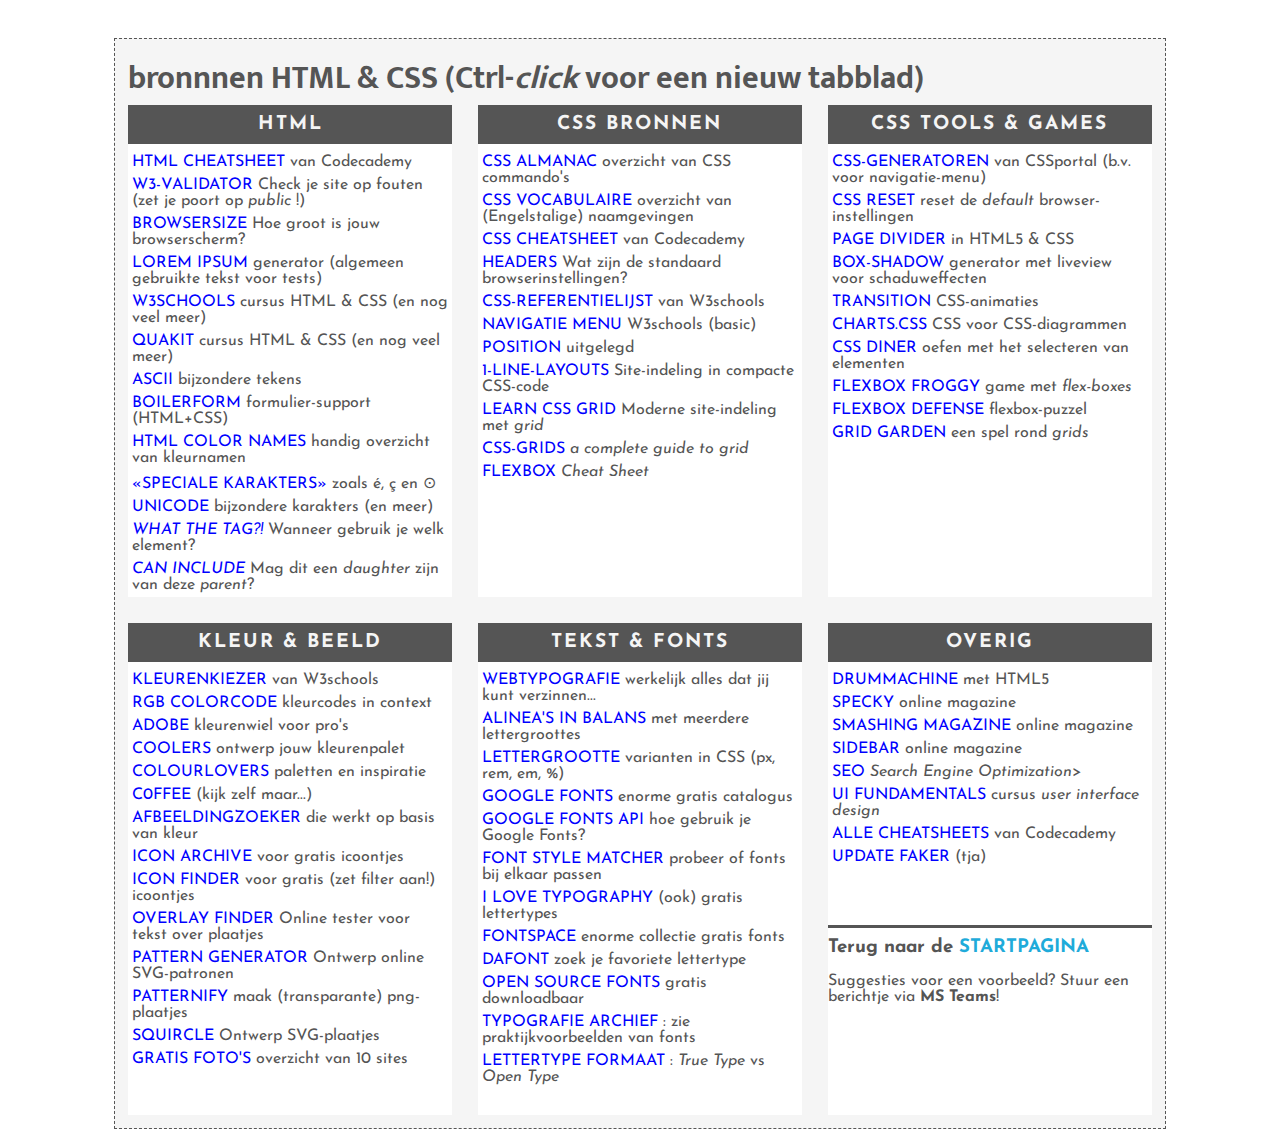
<file: bronnen/index.html>
<!DOCTYPE html>
<html lang="nl">
    <head>
        <meta charset="utf-8">
        <title>bronnen HTML & CSS</title>
        <link rel="stylesheet" href="https://fonts.googleapis.com/css?family=Mukta">
        <link rel="stylesheet" href="https://fonts.googleapis.com/css?family=Josefin+Sans">
        <link rel="stylesheet" href="bronnen.css">        
    </head>
    <body>
        <div id="container">
            <h1>bronnnen HTML & CSS (Ctrl-<em>click</em> voor een nieuw tabblad)</h1>
            <div id="grid-container">
                <div class="box a1">
                    <h2>HTML</h2>
                    <ul>
                        <li><a href="https://www.codecademy.com/learn/learn-html/modules/learn-html-elements/cheatsheet">HTML cheatsheet</a> van Codecademy</li>
                        <li><a href="https://validator.w3.org/nu/">W3-validator</a> Check je site op fouten (zet je poort op <em>public</em> !)</li>
                        <li><a href="https://www.webfx.com/tools/whats-my-browser-size/">browsersize</a> Hoe groot is jouw browserscherm?</li>
                        <li><a href="https://www.lipsum.com/">Lorem Ipsum</a> generator (algemeen gebruikte tekst voor tests)</li>
                        <li><a href="https://www.w3schools.com/html/default.asp">W3schools</a> cursus HTML & CSS (en nog veel meer)</li>
                        <li><a href="https://www.quackit.com/html/tutorial/">QuakIt</a> cursus HTML & CSS (en nog veel meer)</li>
                        <li><a href="https://ascii.cl/htmlcodes.htm">ASCII</a> bijzondere tekens</li>
                        <li><a href="https://boilerform.hankchizljaw.com/">Boilerform</a> formulier-support (HTML+CSS)</li>
                        <li><a href="https://htmlcolorcodes.com/color-names/">HTML color names</a> handig overzicht van kleurnamen</li>
                        <li><a href="https://dev.w3.org/html5/html-author/charref">&laquo;speciale karakters&raquo;</a> zoals &eacute;, &ccedil; en &odot;</li>
                        <li><a href="http://zuga.net/articles/">Unicode</a> bijzondere karakters (en meer)</li>
                        <li><a href="https://whatthetag.com/#/"><em>What the tag?!</em></a> Wanneer gebruik je welk element?</li>
                        <li><a href="https://caninclude.glitch.me/"><em>Can Include</em></a> Mag dit een <em>daughter</em> zijn van deze <em>parent</em>?</li>

                        

                        
                    </ul>
                </div>
                <div class="box b1">
                    <h2>CSS bronnen</h2>
                    <ul>
                        <li><a href="https://css-tricks.com/almanac/">CSS Almanac</a> overzicht van CSS commando's</li>
                        <li><a href="http://apps.workflower.fi/vocabs/css/en#selector">CSS vocabulaire</a> overzicht van (Engelstalige) naamgevingen</li>
                        <li><a href="https://www.codecademy.com/learn/learn-css/modules/syntax-and-selectors/cheatsheet">CSS cheatsheet</a> van Codecademy</li>
                        <li><a href="http://zuga.net/articles/html-heading-elements/"> headers</a> Wat zijn de standaard browserinstellingen?</li>
                        <li><a href="https://www.w3schools.com/cssref/default.asp"> CSS-referentielijst</a> van W3schools</li>
                        <li><a href="https://www.w3schools.com/css/css_navbar.asp"> navigatie menu</a> W3schools (basic)</li>
                        <li><a href="https://www.freecodecamp.org/news/css-position-property-explained/">position</a> uitgelegd</li>
                        <li><a href="http://1linelayouts.glitch.me/">1-line-layouts</a> Site-indeling in compacte CSS-code</li>
                        <li><a href="https://learncssgrid.com/">Learn CSS Grid</a> Moderne site-indeling met <em>grid</em></li>
                        <li><a href="https://css-tricks.com/snippets/css/complete-guide-grid/">CSS-grids</a> <em>a complete guide to grid</em></li>
                        <li><a href="https://www.freecodecamp.org/news/flexbox-the-ultimate-css-flex-cheatsheet/">flexbox</a> <em>Cheat Sheet</em></li>
                    </ul>
                </div>
                <div class="box c1">
                    <h2>CSS tools & games</h2>
                    <ul>
                        <li><a href="https://www.cssportal.com/css-generators.php">css-generatoren</a> van CSSportal (b.v. voor navigatie-menu)</li>
                        <li><a href="https://piccalil.li/blog/a-modern-css-reset/">CSS reset</a> reset de <em>default</em> browser-instellingen</li>
                        <li><a href="https://omatsuri.app/page-dividers">Page Divider</a> in HTML5 & CSS</li>
                        <li><a href="https://shadows.brumm.af/">Box-shadow</a> generator met liveview voor schaduweffecten</li>
                        <li><a href="https://www.freecodecamp.org/news/css-transition-examples/">transition</a> CSS-animaties</li>
                        <li><a href="https://chartscss.org/">Charts.css</a> CSS voor CSS-diagrammen</li>
                        <li><a href="https://flukeout.github.io/">CSS diner</a> oefen met het selecteren van elementen</li>
                        <li><a href="https://flexboxfroggy.com/#nl">Flexbox Froggy</a> game met <em>flex-boxes</em></li>
                        <li><a href="http://www.flexboxdefense.com/">Flexbox Defense</a> flexbox-puzzel</li>
                        <li><a href="https://cssgridgarden.com/#nl">Grid Garden</a> een spel rond <em>grids</em></li>
                    </ul>
                </div>
                <div class="box a2">
                    <h2>kleur & beeld</h2>
                    <ul>
                        <li><a href="https://www.w3schools.com/colors/colors_picker.asp">kleurenkiezer</a> van W3schools</li>
                        <li><a href="https://rgbcolorcode.com/">rgb colorcode</a> kleurcodes in context</li>
                        <li><a href="https://color.adobe.com/nl/create/color-wheel">Adobe</a> kleurenwiel voor pro's</li>
                        <li><a href="https://coolors.co/generate">Coolers</a> ontwerp jouw kleurenpalet</li>
                        <li><a href="https://www.colourlovers.com/">ColourLovers</a> paletten en inspiratie</li>
                        <li><a href="http://c0ffee.surge.sh/">c0ffee</a> (kijk zelf maar...)</li>
                        <li><a href="http://labs.tineye.com/">afbeeldingzoeker</a> die werkt op basis van kleur</li>
                        <li><a href="https://iconarchive.com/">Icon Archive</a> voor gratis icoontjes</li>
                        <li><a href="https://www.iconfinder.com/">Icon Finder</a> voor gratis (zet filter aan!) icoontjes</li>
                        <li><a href="https://codepen.io/yaphi1/pen/oNbEqGV">Overlay Finder</a> Online tester voor tekst over plaatjes</li>
                        <li><a href="https://notchris.net/patterns/">Pattern Generator</a> Ontwerp online SVG-patronen</li>
                        <li><a href="http://www.patternify.com/">Patternify</a> maak (transparante) png-plaatjes</li>
                        <li><a href="https://squircley.app/">Squircle</a> Ontwerp SVG-plaatjes</li>   
                        <li><a href="https://www.foleon.com/blog/best-free-business-stock-photo-websites">gratis foto's</a> overzicht van 10 sites</li>
                    </ul>
                </div>
                <div class="box b2">
                    <h2>tekst & fonts</h2>
                    <ul>
                        <li><a href="http://webtypography.net/toc/">WebTypografie</a> werkelijk alles dat jij kunt verzinnen...</li>
                        <li><a href="http://topfunky.com/baseline-rhythm-calculator/">alinea's in balans</a> met meerdere lettergroottes</li>
                        <li><a href="https://www.sitepoint.com/understanding-and-using-rem-units-in-css/">lettergrootte</a> varianten in CSS (px, rem, em, %)</li>
                        <li><a href="https://fonts.google.com/">Google Fonts</a> enorme gratis catalogus</li>
                        <li><a href="https://developers.google.com/fonts/docs/getting_started">Google Fonts API</a> hoe gebruik je Google Fonts?</li>
                        <li><a href="https://meowni.ca/font-style-matcher/">Font Style Matcher</a> probeer of fonts bij elkaar passen</li>
                        <li><a href="https://fonts.ilovetypography.com/">I love typography</a> (ook) gratis lettertypes</li>
                        <li><a href="https://www.fontspace.com/">FontSpace</a> enorme collectie gratis fonts</li>
                        <li><a href="https://www.dafont.com/">DaFont</a> zoek je favoriete lettertype</li>
                        <li><a href="https://www.theleagueofmoveabletype.com/">Open Source Fonts</a> gratis downloadbaar</li>
                        <li><a href="https://fontsinuse.com/">Typografie Archief</a> : zie praktijkvoorbeelden van fonts</li>
                        <li><a href="https://www.makeuseof.com/tag/otf-vs-ttf-fonts-one-better/">lettertype formaat</a> : <em>True Type</em> vs <em>Open Type</em></li>
                    </ul>
                </div>
                <div class="box c2">
                    <h2>overig</h2>
                    <ul>
                        <li><a href="https://html5drummachine.com/virtual-drum-machine/">drummachine</a> met HTML5</li>
                        <li><a href="https://speckyboy.com/">Specky</a> online magazine</li>
                        <li><a href="https://www.smashingmagazine.com/">Smashing Magazine</a> online magazine</li>
                        <li><a href="https://sidebar.io/">SideBar</a> online magazine</li>
                        <li><a href="https://www.smashingmagazine.com/smashing-guide-search-engine-optimization/">SEO</a> <em>Search Engine Optimization</em>></li>
                        <li><a href="https://www.freecodecamp.org/news/learn-ui-design-fundamentals-with-this-free-one-hour-course/">UI fundamentals</a> cursus <em>user interface design</em></li>
                        <li><a href="https://www.codecademy.com/resources/cheatsheets/all">alle cheatsheets</a> van Codecademy</li>
                        <li><a href="https://updatefaker.com/windows10/BSOD.html">Update Faker</a> (tja)</li>
                    
                        
                    </ul>
                    <h3>Terug naar de <a href="../index.html">startpagina</a></h3>
                    <p>
                          Suggesties voor een voorbeeld? Stuur een berichtje via <strong>MS Teams</strong>!
                      </p>
                </div>
            </div>
        </div>
    </body>
</html>
</file>
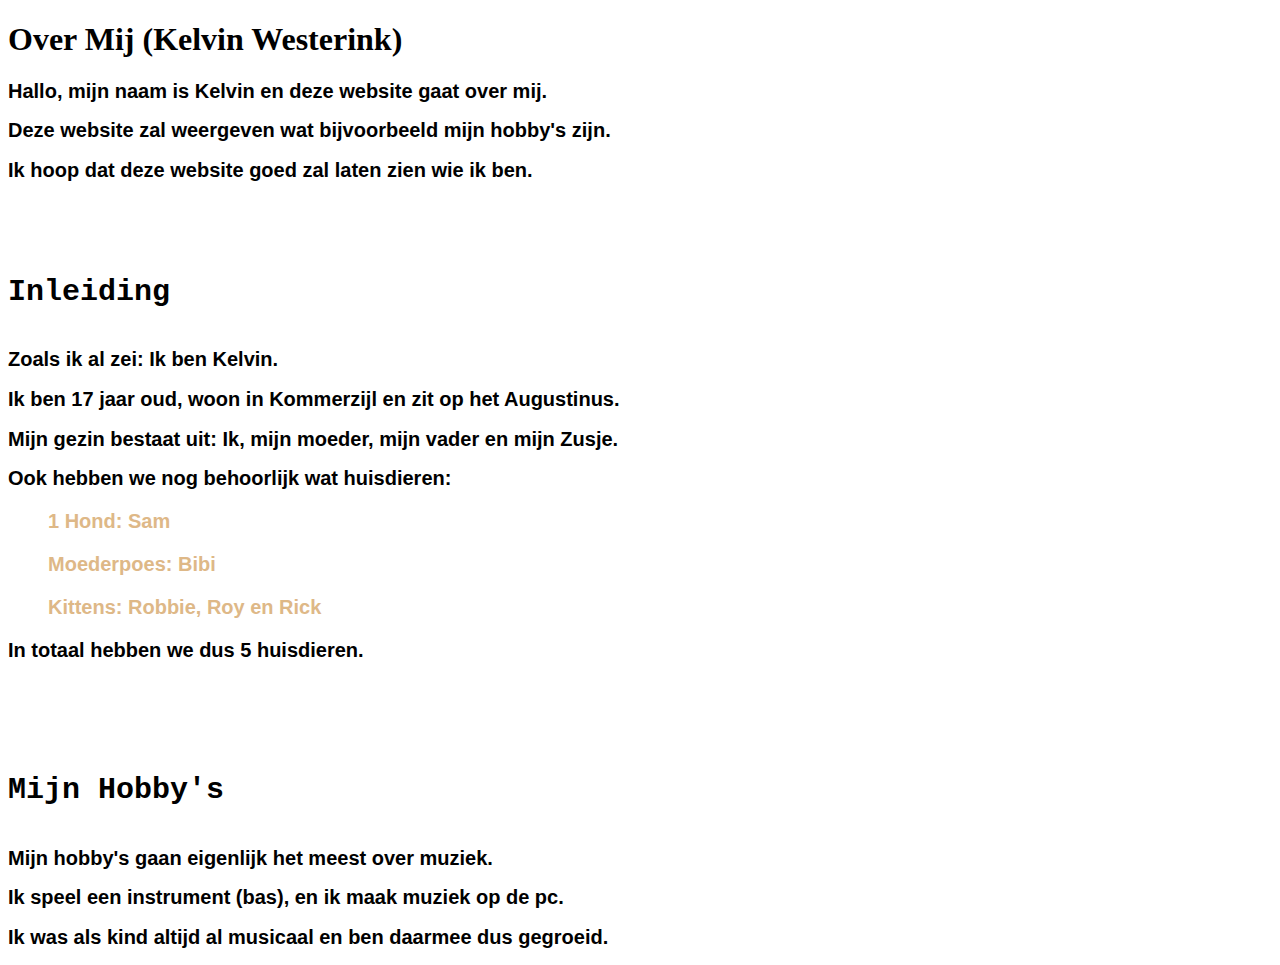
<file: overMij/index.html>
<!DOCTYPE html>
<html>
    <head>
        <title>Over Mij</title>
        <link rel="STYLESHEET" href="stijl.css">
    </head>
    <body>
        <h1>Over Mij (Kelvin Westerink)</h1>
        <p>
            <h2>Hallo, mijn naam is Kelvin en deze website gaat over mij.</h2>
            <h2>Deze website zal weergeven wat bijvoorbeeld mijn hobby's zijn.</h2>
            <h2>Ik hoop dat deze website goed zal laten zien wie ik ben.</h2>
        </p>

    <br>
    <br>
    <p>
        <h4>Inleiding</h4>
        <h2>Zoals ik al zei: Ik ben Kelvin.</h2>
        <h2>Ik ben 17 jaar oud, woon in Kommerzijl en zit op het Augustinus.</h2>
        <h2>Mijn gezin bestaat uit: Ik, mijn moeder, mijn vader en mijn Zusje.</h2>
        <h2>Ook hebben we nog behoorlijk wat huisdieren:</h2>
        <ul><h3>1 Hond: Sam</h3></ul>
        <ul><h3>Moederpoes: Bibi</h3></ul>
        <ul><h3>Kittens: Robbie, Roy en Rick</h3></ul>
        <h2>In totaal hebben we dus 5 huisdieren.</h2>
    </p>

    <br>
    <br>
    <br>

    <p>
        <h4>Mijn Hobby's</h4>
        <h2>Mijn hobby's gaan eigenlijk het meest over muziek.</h2>
        <h2>Ik speel een instrument (bas), en ik maak muziek op de pc.</h2>
        <h2>Ik was als kind altijd al musicaal en ben daarmee dus gegroeid.</h2>
        
    </p>

    </body>
</html>
</file>
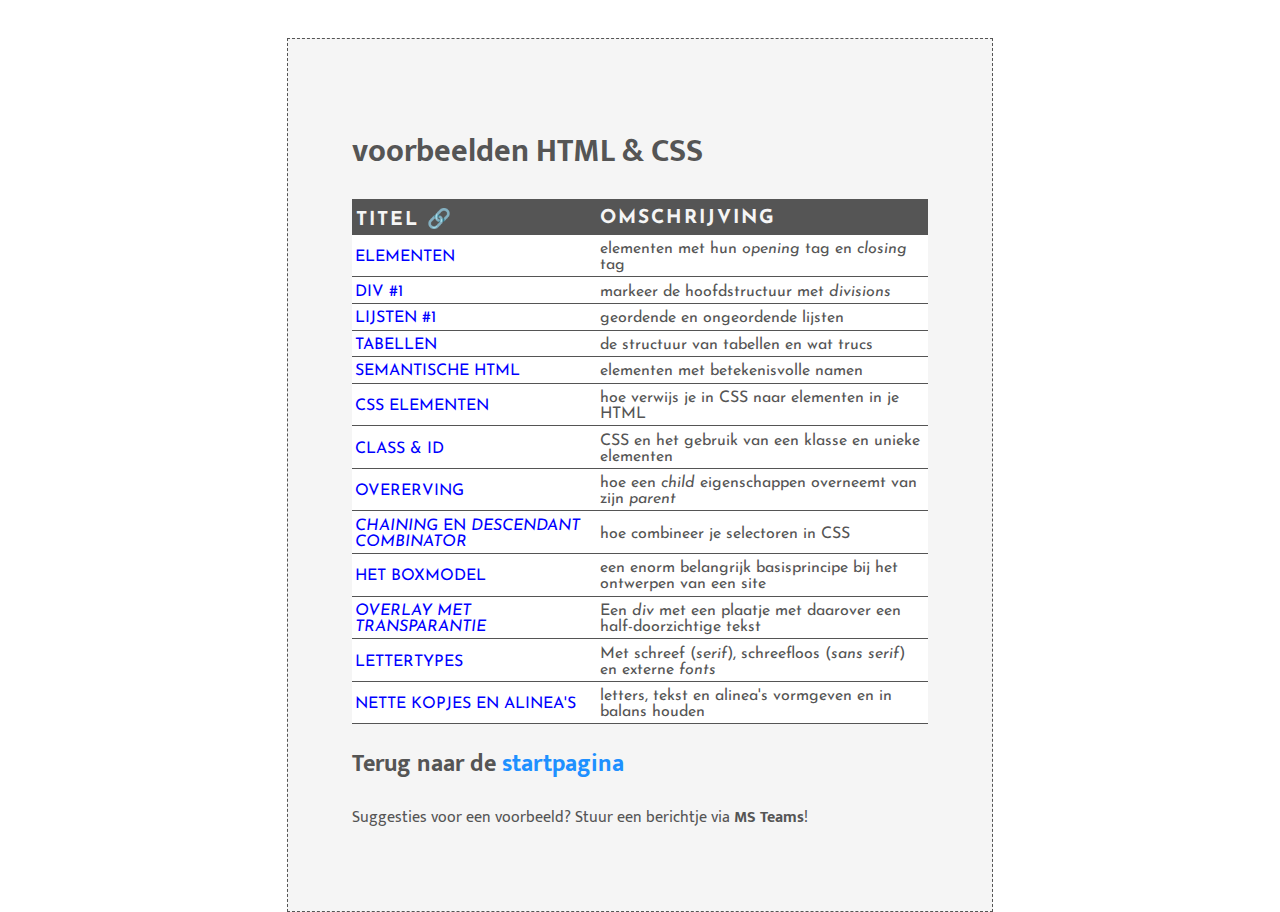
<file: voorbeeldenVanVNR/index.html>
<!DOCTYPE html>
<html lang="nl">
    <head>
        <meta charset="utf-8">
        <title>voorbeelden HTML&CSS</title>
        <link rel="stylesheet" href="https://fonts.googleapis.com/css?family=Mukta">
        <link rel="stylesheet" href="https://fonts.googleapis.com/css?family=Josefin+Sans">
        <link rel="stylesheet" href="css/vb.css">
    </head>
    <body>
        <div id="container">
            <h1>voorbeelden HTML & CSS</h1>
            <table>
              <thead>
                  <tr>
                      <th>titel &#128279;</th>
                      <th>omschrijving</th>
                  </tr>
              </thead>
              <tbody>
                  <tr>
                      <td><a href="elementen/elementen.html" target="_blank">elementen</a></td>
                      <td>elementen met hun <em>opening</em> tag en <em>closing</em> tag</td>
                  </tr>
                  <tr>
                      <td><a href="div1/div1.html" target="_blank">div #1</a></td>
                      <td>markeer de hoofdstructuur met <em>divisions</em></td>
                  </tr>
                  <tr>
                    <td><a href="lijst1/lijst1.html" target="_blank">lijsten #1</a></td>
                    <td>geordende en ongeordende lijsten</td>
                </tr>
                  <tr>
                      <td><a href="tabellen/tabellen.html" target="_blank">tabellen</a></td>
                      <td>de structuur van tabellen en wat trucs</td>
                  </tr>
                  <tr>
                    <td><a href="semantisch/semantisch.html" target="_blank">semantische HTML</a></td>
                    <td>elementen met betekenisvolle namen</td>
                  </tr>
                  <tr>
                    <td><a href="css1/css1.html" target="_blank">CSS elementen</a></td>
                    <td>hoe verwijs je in CSS naar elementen in je HTML</td>
                </tr>
                  <tr>
                    <td><a href="classID/classID.html" target="_blank">class & ID</a></td>
                    <td>CSS en het gebruik van een klasse en unieke elementen</td>
                </tr>
                <tr>
                    <td><a href="overerving/overerving.html" target="_blank">overerving</a></td>
                    <td>hoe een <em>child</em> eigenschappen overneemt van zijn <em>parent</em></td>
                </tr>
                <tr>
                    <td><a href="combi/combi.html" target="_blank"><em>chaining</em> en <em>descendant combinator</em></a></td>
                    <td>hoe combineer je selectoren in CSS</td>
                </tr>
                <tr>
                    <td><a href="boxmodel/boxmodel.html" target="_blank">het boxmodel</a></td>
                    <td>een enorm belangrijk basisprincipe bij het ontwerpen van een site</td>
                </tr>
                <tr>
                    <td><a href="overlay/overlay.html" target="_blank"><em>overlay</em> <em>met transparantie</em></a></td>
                    <td>Een <em>div</em> met een plaatje met daarover een half-doorzichtige tekst</td>
                </tr>
                <tr>
                    <td><a href="fonts/fonts.html" target="_blank">Lettertypes</a></td>
                    <td>Met schreef (<em>serif</em>), schreefloos (<em>sans serif</em>) en externe <em>fonts</em></td>
                </tr>
                <tr>
                    <td><a href="tekst/tekst.html" target="_blank">nette kopjes en alinea's</a></td>
                    <td>letters, tekst en alinea's vormgeven en in balans houden</td>
                </tr>
               </tbody>
          </table>
          <h2>Terug naar de <a href="../index.html">startpagina</a></h2>
          <p>
                Suggesties voor een voorbeeld? Stuur een berichtje via <strong>MS Teams</strong>!
            </p>
        </div>
    </body>
</html>
</file>
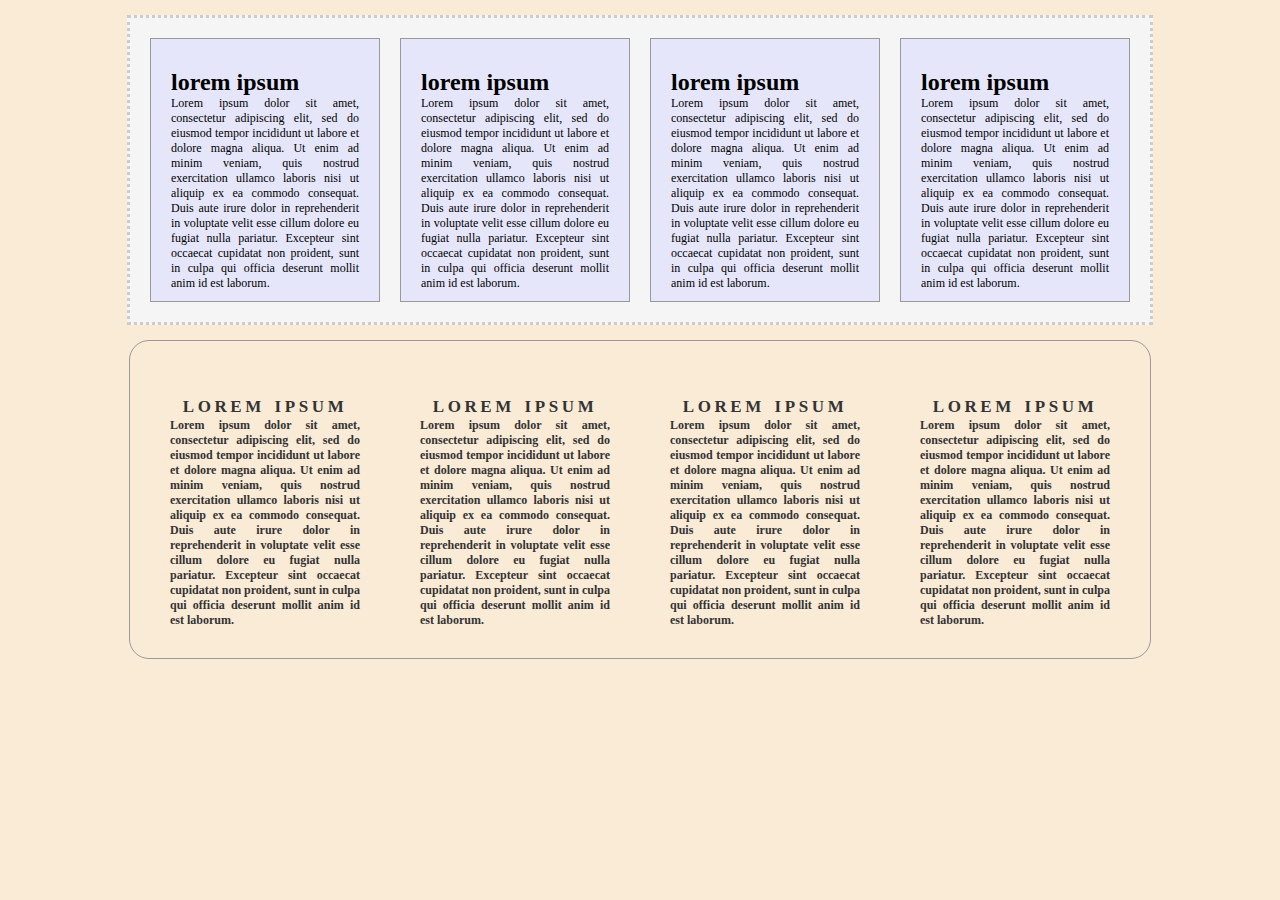
<file: voorbeeldenVanVNR/boxmodel/boxmodel.html>
<!DOCTYPE html>
<html lang="zxx">
    <head>
        <meta charset="utf-8">
        <title>boxmodel</title>
            <link rel="stylesheet" href="boxmodel.css">
    </head>
    <body>
        <div class="container">
            <div class="box">
                <h1>lorem ipsum</h1>
                <p>
                    Lorem ipsum dolor sit amet, consectetur adipiscing elit, sed do eiusmod tempor incididunt ut labore et dolore magna aliqua. Ut enim ad minim veniam, quis nostrud exercitation ullamco laboris nisi ut aliquip ex ea commodo consequat. Duis aute irure dolor in reprehenderit in voluptate velit esse cillum dolore eu fugiat nulla pariatur. Excepteur sint occaecat cupidatat non proident, sunt in culpa qui officia deserunt mollit anim id est laborum.
                </p>
            </div>
            <div class="box">
                <h1>lorem ipsum</h1>
                <p>
                    Lorem ipsum dolor sit amet, consectetur adipiscing elit, sed do eiusmod tempor incididunt ut labore et dolore magna aliqua. Ut enim ad minim veniam, quis nostrud exercitation ullamco laboris nisi ut aliquip ex ea commodo consequat. Duis aute irure dolor in reprehenderit in voluptate velit esse cillum dolore eu fugiat nulla pariatur. Excepteur sint occaecat cupidatat non proident, sunt in culpa qui officia deserunt mollit anim id est laborum.
                </p>
            </div>
            <div class="box">
                <h1>lorem ipsum</h1>
                <p>
                    Lorem ipsum dolor sit amet, consectetur adipiscing elit, sed do eiusmod tempor incididunt ut labore et dolore magna aliqua. Ut enim ad minim veniam, quis nostrud exercitation ullamco laboris nisi ut aliquip ex ea commodo consequat. Duis aute irure dolor in reprehenderit in voluptate velit esse cillum dolore eu fugiat nulla pariatur. Excepteur sint occaecat cupidatat non proident, sunt in culpa qui officia deserunt mollit anim id est laborum.
                </p>
            </div>
            <div class="box">
                <h1>lorem ipsum</h1>
                <p>
                    Lorem ipsum dolor sit amet, consectetur adipiscing elit, sed do eiusmod tempor incididunt ut labore et dolore magna aliqua. Ut enim ad minim veniam, quis nostrud exercitation ullamco laboris nisi ut aliquip ex ea commodo consequat. Duis aute irure dolor in reprehenderit in voluptate velit esse cillum dolore eu fugiat nulla pariatur. Excepteur sint occaecat cupidatat non proident, sunt in culpa qui officia deserunt mollit anim id est laborum.
                </p>
            </div>
        </div>

        <div class="container onder">
            <div class="box">
                <h1>lorem ipsum</h1>
                <p>
                    Lorem ipsum dolor sit amet, consectetur adipiscing elit, sed do eiusmod tempor incididunt ut labore et dolore magna aliqua. Ut enim ad minim veniam, quis nostrud exercitation ullamco laboris nisi ut aliquip ex ea commodo consequat. Duis aute irure dolor in reprehenderit in voluptate velit esse cillum dolore eu fugiat nulla pariatur. Excepteur sint occaecat cupidatat non proident, sunt in culpa qui officia deserunt mollit anim id est laborum.
                </p>
            </div>
            <div class="box">
                <h1>lorem ipsum</h1>
                <p>
                    Lorem ipsum dolor sit amet, consectetur adipiscing elit, sed do eiusmod tempor incididunt ut labore et dolore magna aliqua. Ut enim ad minim veniam, quis nostrud exercitation ullamco laboris nisi ut aliquip ex ea commodo consequat. Duis aute irure dolor in reprehenderit in voluptate velit esse cillum dolore eu fugiat nulla pariatur. Excepteur sint occaecat cupidatat non proident, sunt in culpa qui officia deserunt mollit anim id est laborum.
                </p>
            </div>
            <div class="box">
                <h1>lorem ipsum</h1>
                <p>
                    Lorem ipsum dolor sit amet, consectetur adipiscing elit, sed do eiusmod tempor incididunt ut labore et dolore magna aliqua. Ut enim ad minim veniam, quis nostrud exercitation ullamco laboris nisi ut aliquip ex ea commodo consequat. Duis aute irure dolor in reprehenderit in voluptate velit esse cillum dolore eu fugiat nulla pariatur. Excepteur sint occaecat cupidatat non proident, sunt in culpa qui officia deserunt mollit anim id est laborum.
                </p>
            </div>
            <div class="box">
                <h1>lorem ipsum</h1>
                <p>
                    Lorem ipsum dolor sit amet, consectetur adipiscing elit, sed do eiusmod tempor incididunt ut labore et dolore magna aliqua. Ut enim ad minim veniam, quis nostrud exercitation ullamco laboris nisi ut aliquip ex ea commodo consequat. Duis aute irure dolor in reprehenderit in voluptate velit esse cillum dolore eu fugiat nulla pariatur. Excepteur sint occaecat cupidatat non proident, sunt in culpa qui officia deserunt mollit anim id est laborum.
                </p>
            </div>
        </div>
    </body>
</html>
</file>
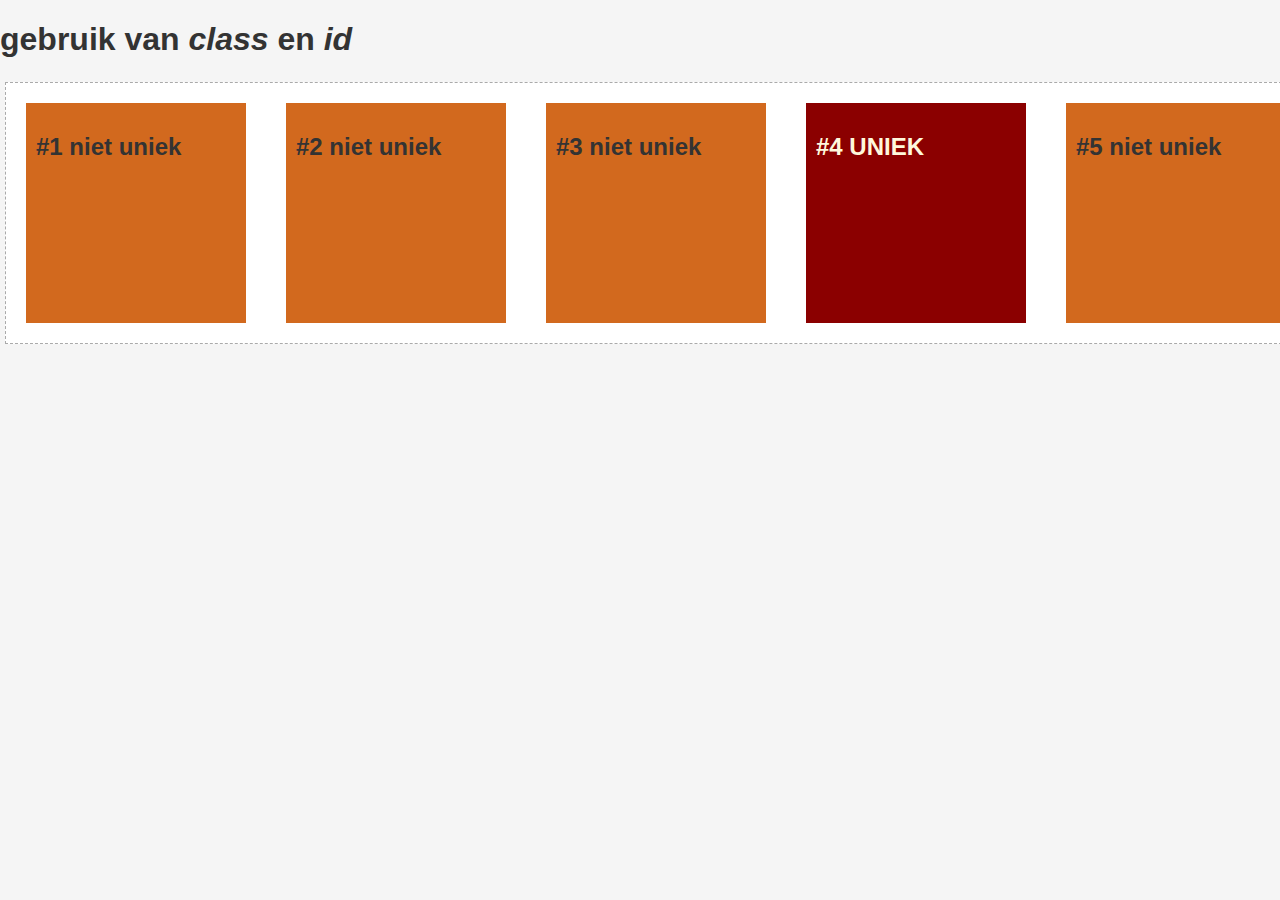
<file: voorbeeldenVanVNR/classID/classID.html>
<!DOCTYPE html>
<html lang="nl">
    <head>
        <meta charset="utf-8">
        <title>class & ID</title>
            <link rel="stylesheet" href="classID.css">
    </head>
    <body>
        <h1>gebruik van <em>class</em> en <em>id</em></h1>
        <div id="container">

            <div class="vierkant">
                <h2>#1 niet uniek</h2>
            </div>
            <div class="vierkant">
                <h2>#2 niet uniek</h2>
            </div>
            <div class="vierkant">
                <h2>#3 niet uniek</h2>                
            </div>
            <div class="vierkant" id="uniek">
                <h2>#4 uniek</h2>                
            </div>
            <div class="vierkant">
                <h2>#5 niet uniek</h2>                
            </div>
            
        </div>
    </body>
</html>
</file>
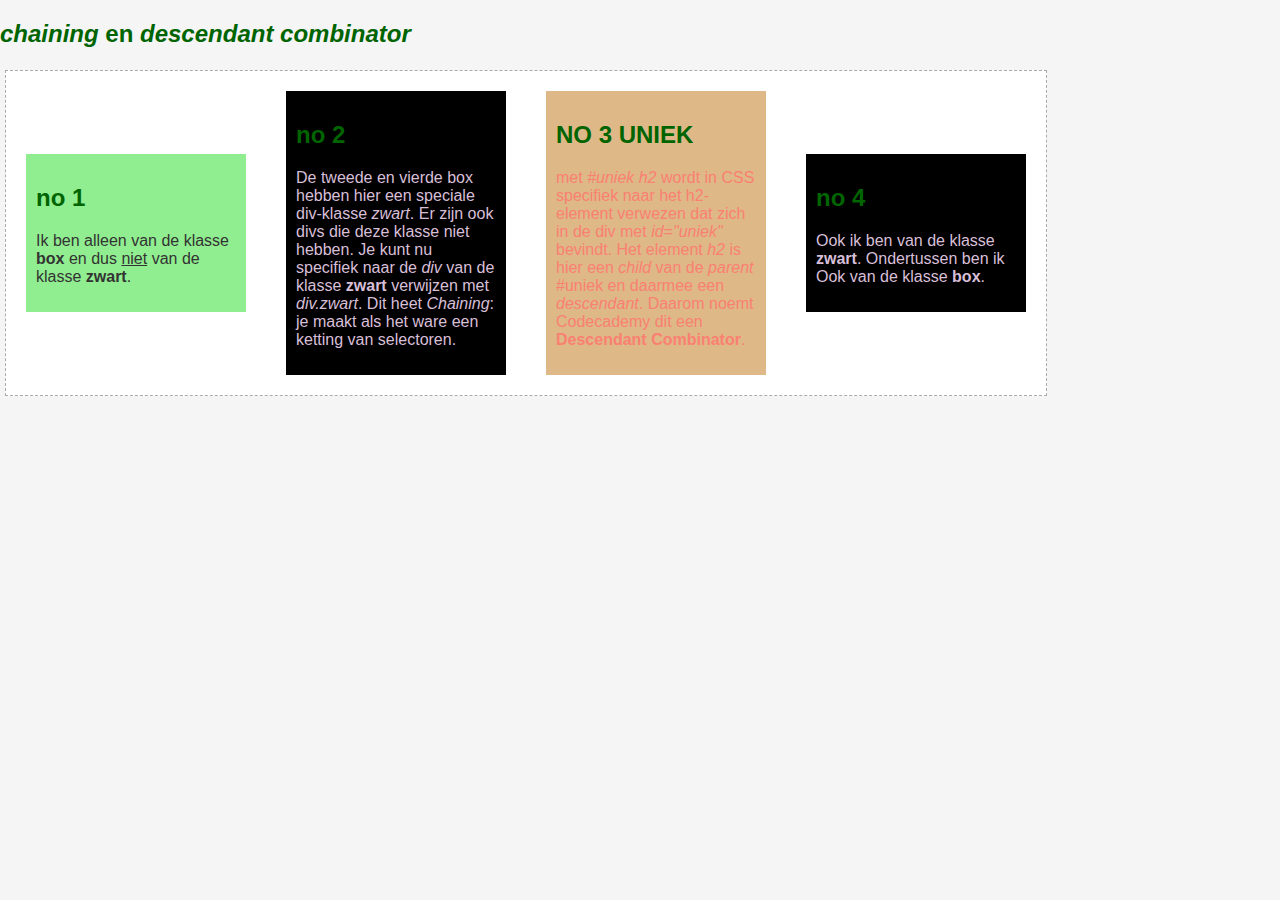
<file: voorbeeldenVanVNR/combi/combi.html>
<!DOCTYPE html>
<html lang="nl">
    <head>
        <meta charset="utf-8">
        <title>selectie van combinaties</title>
            <link rel="stylesheet" href="combi.css">
    </head>
    <body>
        <h2><em>chaining</em> en <em>descendant combinator</em></h2>
        <div id="container">
            <div class="box">
                <h2> no 1</h2>
                <p>
                    Ik ben alleen van de klasse <strong>box</strong> en dus <u>niet</u> van de klasse <strong>zwart</strong>.
                </p>
            </div>
            <div class="box zwart">
                <h2>no 2</h2>
                <p>
                    De tweede en vierde box hebben hier een speciale div-klasse <em>zwart</em>. Er zijn
                    ook divs die deze klasse niet hebben. Je kunt nu specifiek naar de <em>div</em>
                    van de klasse <strong>zwart</strong> verwijzen met <em>div.zwart</em>.
                    Dit heet <em>Chaining</em>: je maakt als het ware een ketting van selectoren.
                </p>
            </div>
            <div class="box" id="uniek">
                <h2>no 3 uniek</h2>   
                <p>
                    met <em>#uniek h2</em> wordt in CSS specifiek naar het h2-element verwezen dat
                    zich in de div met <em>id="uniek"</em> bevindt. Het element <em>h2</em> is hier
                    een <em>child</em> van de <em>parent</em> #uniek en daarmee een <em>descendant</em>.
                    Daarom noemt Codecademy dit een <strong>Descendant Combinator</strong>.
                </p>             
            </div>
            <div class="box zwart">
                <h2>no 4</h2>     
                <p>
                    Ook ik ben van de klasse <strong>zwart</strong>. Ondertussen ben ik Ook
                    van de klasse <strong>box</strong>.
                </p>           
            </div>
        </div>
    </body>
</html>
</file>
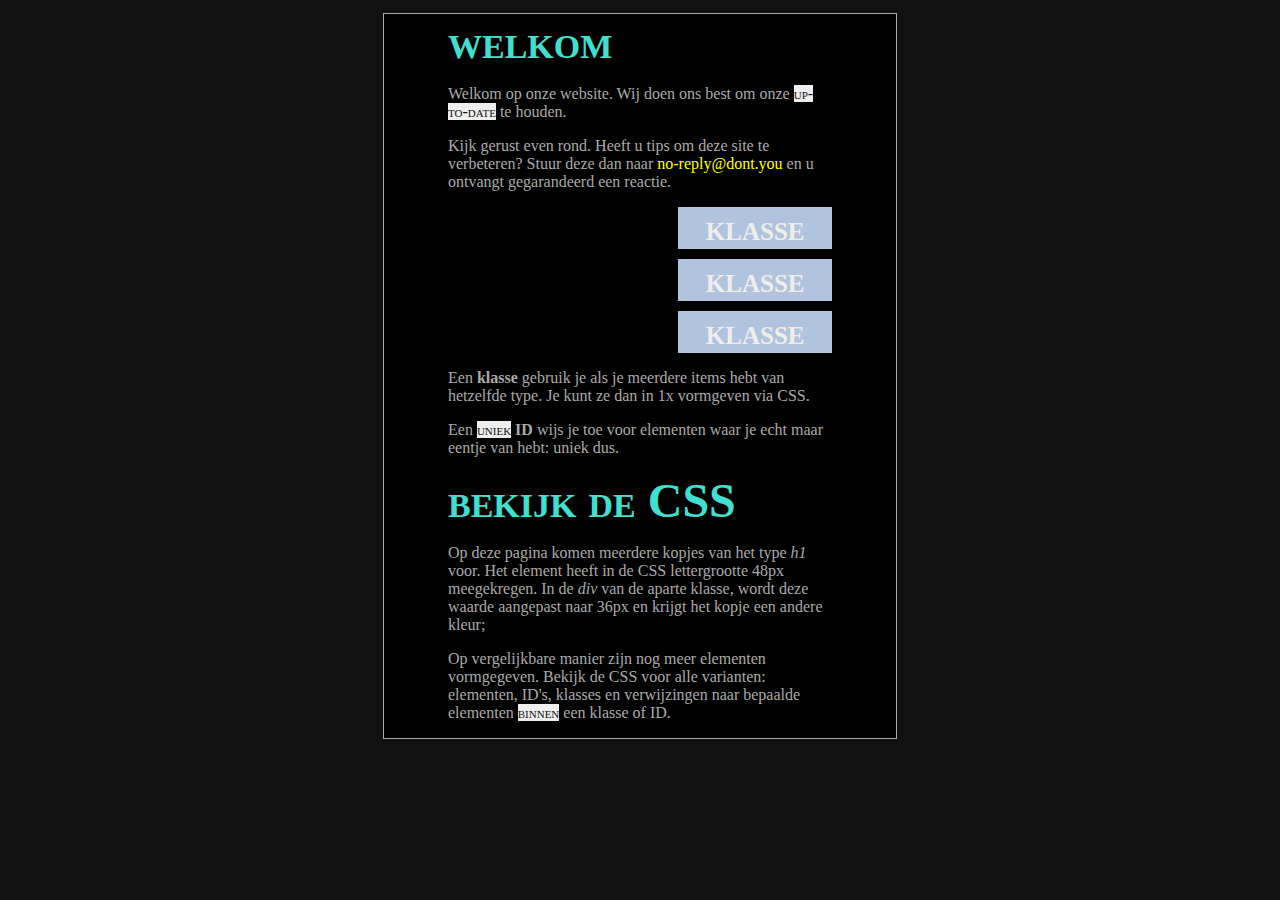
<file: voorbeeldenVanVNR/css1/css1.html>
<!DOCTYPE html>
<html lang="nl">
    <head>
        <meta charset="utf-8">
        <title>basis CSS</title>
        
            <link rel="stylesheet" href="css1.css">
        
    </head>
    <body>
        <div id="container">
            <h1>welkom</h1>
            <p>
               Welkom op onze website. Wij doen ons best om
               onze <span>up-to-date</span> te houden.
            </p>
            <p>
                Kijk gerust even rond. Heeft u tips om deze site te verbeteren?
                Stuur deze dan naar <a href="#">no-reply@dont.you</a> en u ontvangt gegarandeerd een reactie.
             </p>
             <div class="meerdaneen">
                 <h1>klasse</h1>
             </div>
             <div class="meerdaneen">
                <h1>klasse</h1>
            </div>
            <div class="meerdaneen">
                <h1>klasse</h1>
            </div>
            <p>
                Een <strong>klasse</strong> gebruik je als je meerdere items hebt van hetzelfde type.
                Je kunt ze dan in 1x vormgeven via CSS.
            </p>
            <p>
                Een <span>uniek</span> <strong>ID</strong> wijs je toe voor elementen waar je echt
                maar eentje van hebt: uniek dus.
            </p>
            <h1>bekijk de CSS</h1>
            <p>
                Op deze pagina komen meerdere kopjes van het type <em>h1</em> voor.
                Het element heeft in de CSS lettergrootte 48px meegekregen. In de <em>div</em>
                van de aparte klasse, wordt deze waarde aangepast naar 36px en krijgt het kopje een andere kleur;
            </p>
            <p>
                Op vergelijkbare manier zijn nog meer elementen vormgegeven. Bekijk de CSS voor alle
                varianten: elementen, ID's, klasses en verwijzingen naar bepaalde elementen <span>binnen</span> een klasse of ID.
            </p>
        </div>
    </body>
</html>
</file>
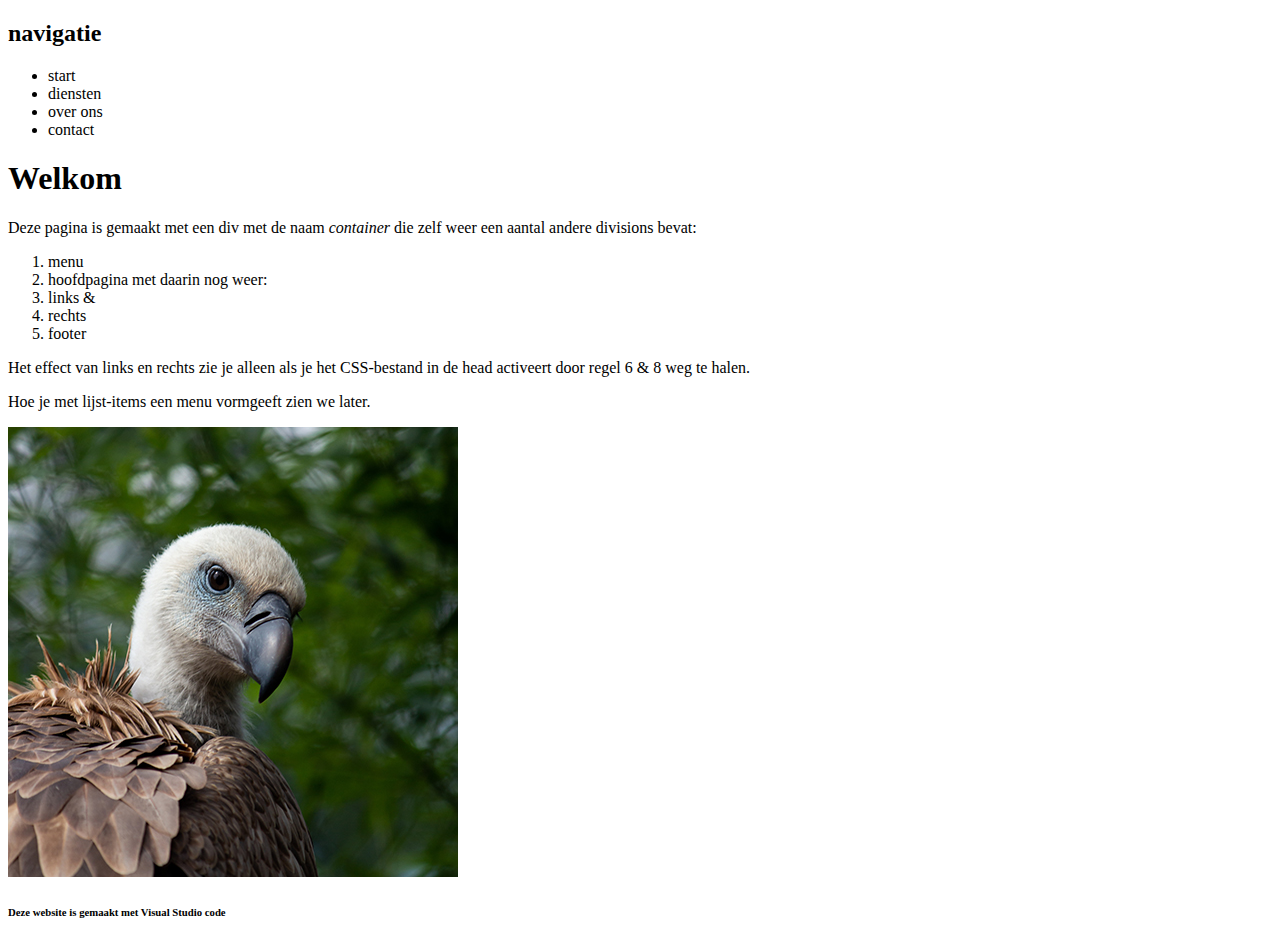
<file: voorbeeldenVanVNR/div1/div1.html>
<!DOCTYPE html>
<html lang="nl">
    <head>
        <meta charset="utf-8">
        <title>divisions #1</title>
        <!--
            <link rel="stylesheet" href="div1.css">        
        -->
    </head>
    <body>
        <div id="container">
            <div id="menu">
                <h2>navigatie</h2>
                <ul>
                    <li>start</li>
                    <li>diensten</li>
                    <li>over ons</li>
                    <li>contact</li>
                </ul>
            </div> <!-- einde div menu -->
            <div id="hoofdpagina">
                <div id="links">
                    <h1>Welkom</h1>
                    <p>Deze pagina is gemaakt met een div met de naam <em>container</em> die zelf
                    weer een aantal andere divisions bevat:
                <ol>
                    <li>menu</li>
                    <li>hoofdpagina met daarin nog weer:</li>
                    <li>links &</li>
                    <li>rechts</li>
                    <li>footer</li>
                </ol>
                Het effect van links en rechts zie je alleen als je het CSS-bestand in de head activeert
                door regel 6 & 8 weg te halen.
                </p>
                <p>
                    Hoe je met lijst-items een menu vormgeeft zien we later.
                </p>
                </div>
                <div id="rechts">
                    <img src="vogel450px.jpg">
                </div>                
            </div> <!-- einde div hoofdpagina -->
            <div id="footer">
                <h6>Deze website is gemaakt met Visual Studio code</h6>
            </div> <!-- einde div footer -->
        </div>
    </body>
</html>
</file>
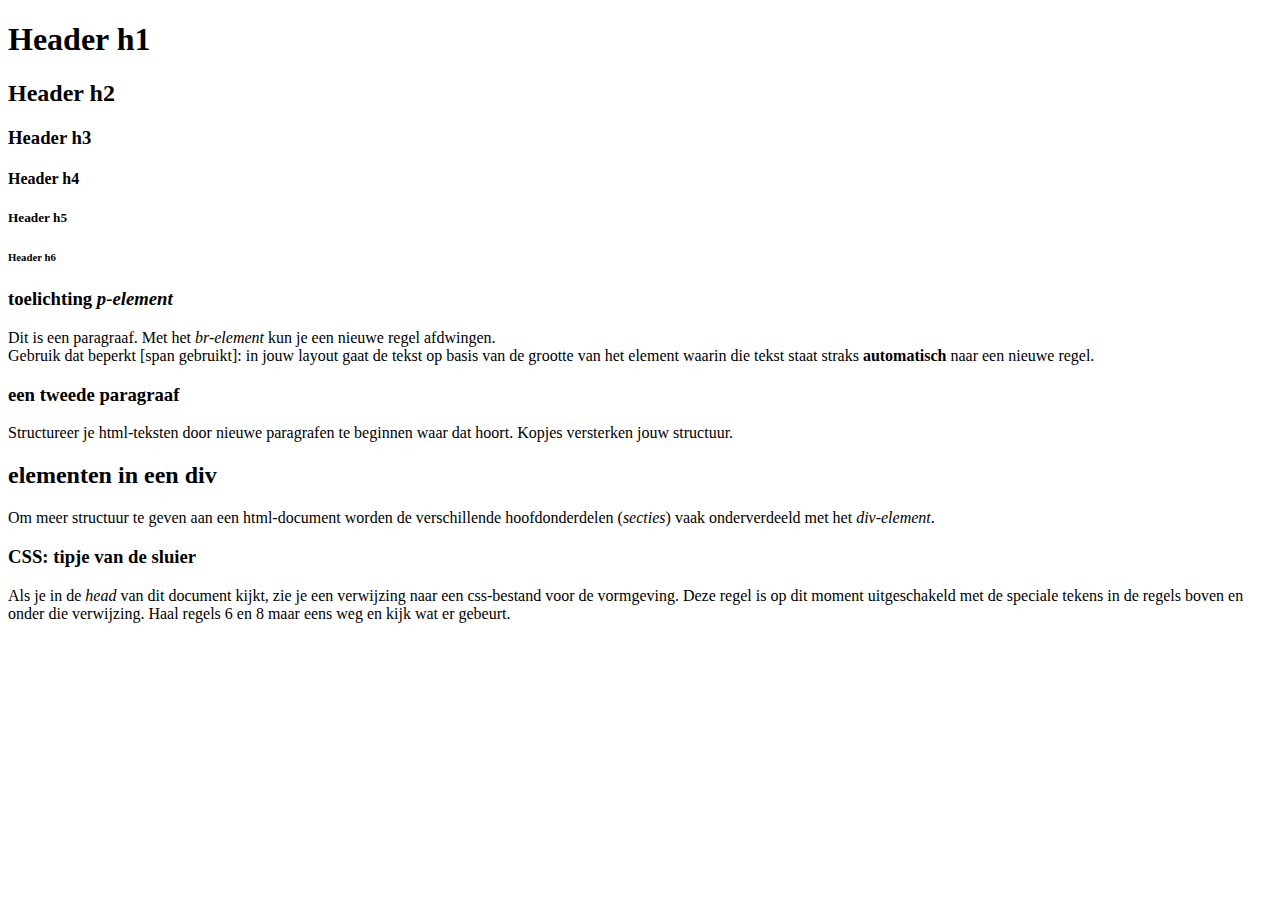
<file: voorbeeldenVanVNR/elementen/elementen.html>
<!DOCTYPE html>
<html lang="nl">
    <head>
        <meta charset="utf-8">
        <title>elementen</title>
        <!--
            <link rel="stylesheet" href="elementen.css">
        -->
    </head>
    <body>
        <h1>Header <strong>h1</strong></h1>
        <h2>Header <strong>h2</strong></h2>
        <h3>Header <strong>h3</strong></h3>
        <h4>Header <strong>h4</strong></h4>
        <h5>Header <strong>h5</strong></h5>
        <h6>Header <strong>h6</strong></h6>

        <h3>toelichting <em>p-element</em></h3>
        <p>
            Dit is een paragraaf. Met het <em>br-element</em> kun je een nieuwe regel afdwingen.<br>
            Gebruik dat <span>beperkt</span> [span gebruikt]: in jouw layout gaat de tekst op basis van de grootte van het element
            waarin die tekst staat straks <strong>automatisch</strong> naar een nieuwe regel.
        </p>
        <h3>een tweede paragraaf</h3>
        <p>
            Structureer je html-teksten door nieuwe paragrafen te beginnen waar dat hoort. Kopjes versterken jouw structuur.
        </p>

        <div>
            <h2>elementen in een div</h2>
            <p>
                Om meer structuur te geven aan een html-document worden de verschillende hoofdonderdelen (<em>secties</em>)
                vaak onderverdeeld met het <em>div-element</em>.
            </p>
        </div>

        <h3>CSS: tipje van de sluier</h3>
        <p>
            Als je in de <em>head</em> van dit document kijkt, zie je een verwijzing naar een css-bestand voor
            de vormgeving. Deze regel is op dit moment uitgeschakeld met de speciale tekens in de regels boven
            en onder die verwijzing. Haal regels 6 en 8 maar eens weg en kijk wat er gebeurt.
        </p>
    </body>
</html>
</file>
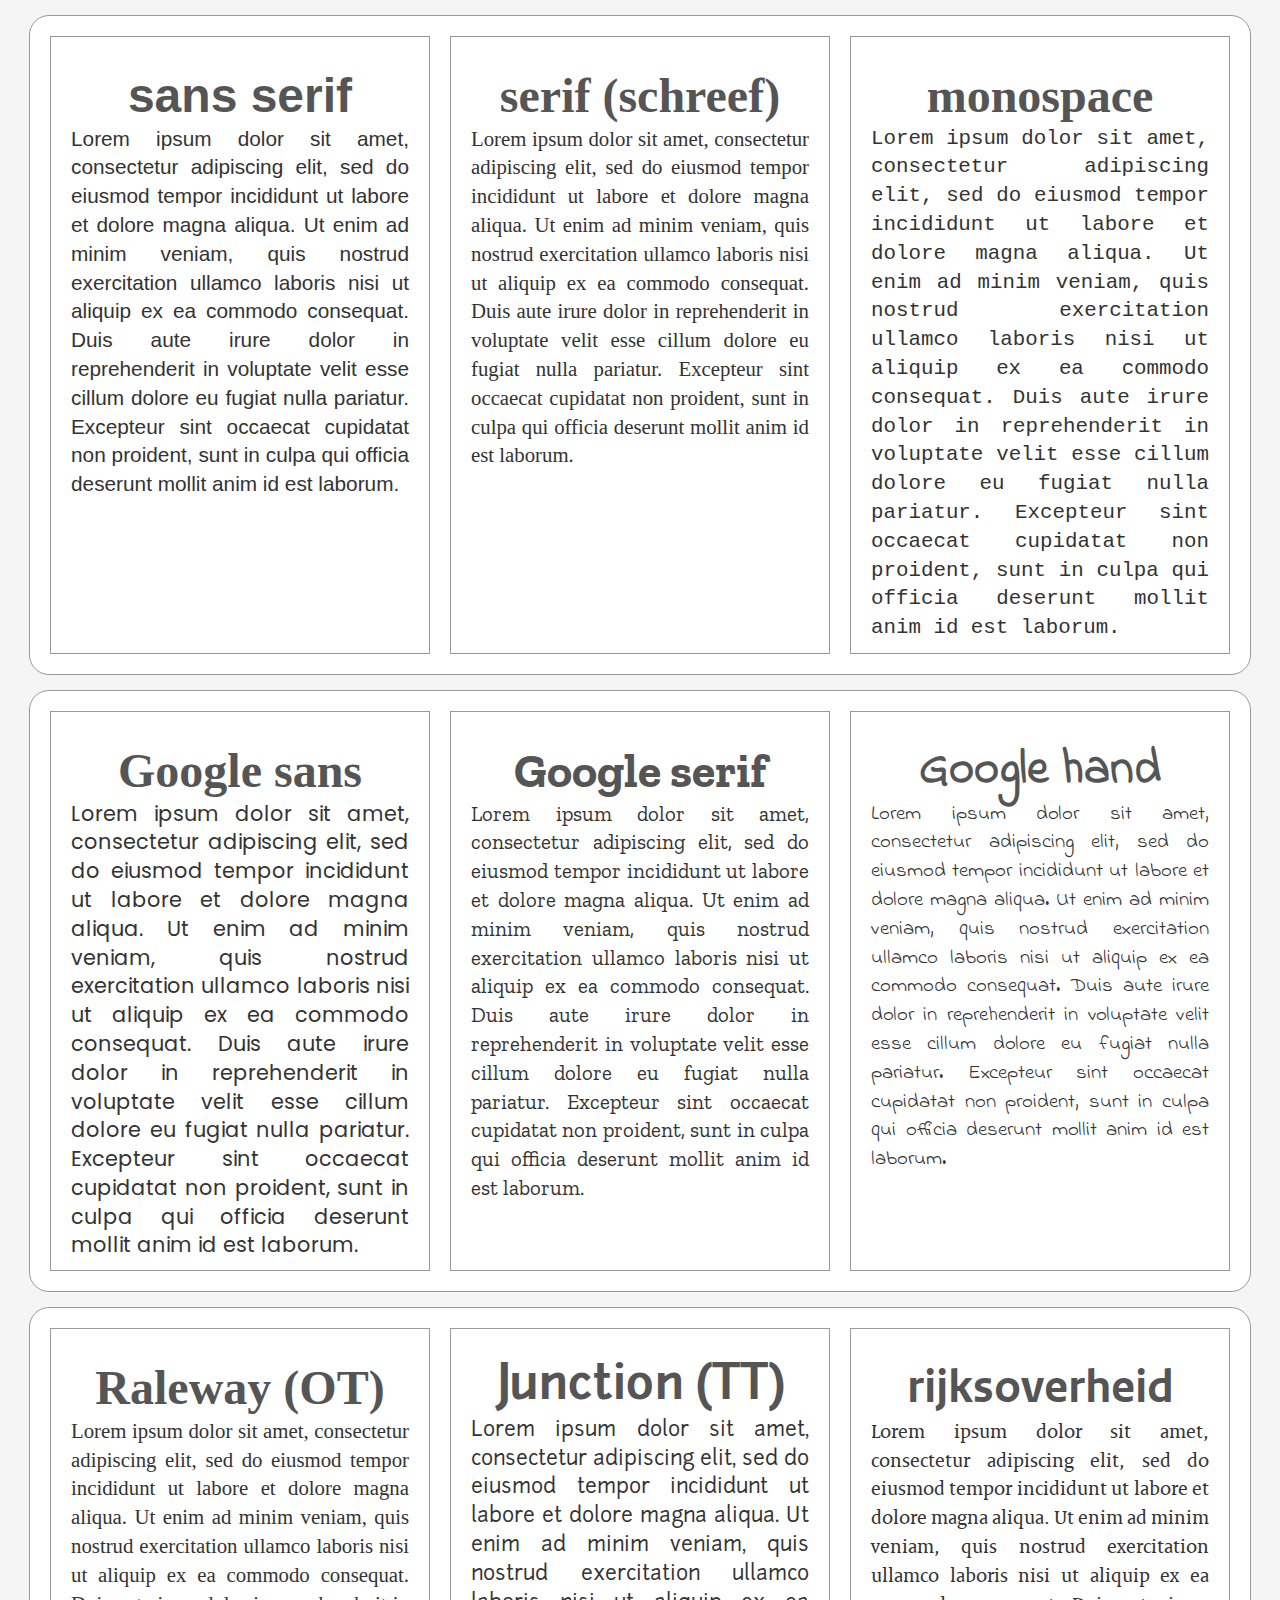
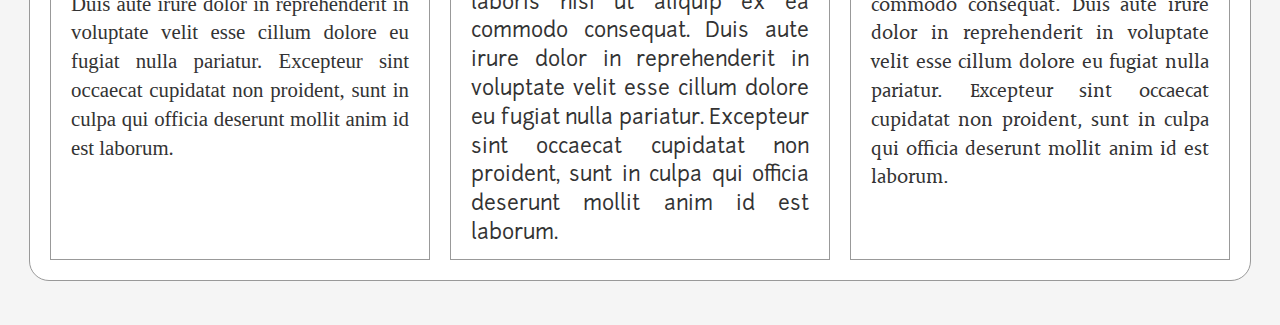
<file: voorbeeldenVanVNR/fonts/fonts.html>
<!DOCTYPE html>
<html lang="zxx">
    <head>
        <meta charset="utf-8">
        <title>fonts</title>
        <link rel="stylesheet" href="https://fonts.googleapis.com/css2?family=Indie+Flower&family=Poppins:wght@100;300&family=Zilla+Slab:wght@500">
        <link rel="stylesheet" href="fonts.css">
    </head>
    <body>
        <div class="container">
            <div class="box" id="sans">
                <h1>sans serif</h1>
                <p>
                    Lorem ipsum dolor sit amet, consectetur adipiscing elit, sed do eiusmod tempor incididunt ut labore et dolore magna aliqua. Ut enim ad minim veniam, quis nostrud exercitation ullamco laboris nisi ut aliquip ex ea commodo consequat. Duis aute irure dolor in reprehenderit in voluptate velit esse cillum dolore eu fugiat nulla pariatur. Excepteur sint occaecat cupidatat non proident, sunt in culpa qui officia deserunt mollit anim id est laborum.
                </p>
            </div>
            <div class="box" id="serif">
                <h1>serif (schreef)</h1>
                <p>
                    Lorem ipsum dolor sit amet, consectetur adipiscing elit, sed do eiusmod tempor incididunt ut labore et dolore magna aliqua. Ut enim ad minim veniam, quis nostrud exercitation ullamco laboris nisi ut aliquip ex ea commodo consequat. Duis aute irure dolor in reprehenderit in voluptate velit esse cillum dolore eu fugiat nulla pariatur. Excepteur sint occaecat cupidatat non proident, sunt in culpa qui officia deserunt mollit anim id est laborum.
                </p>
            </div>
            <div class="box" id="mono">
                <h1>monospace</h1>
                <p>
                    Lorem ipsum dolor sit amet, consectetur adipiscing elit, sed do eiusmod tempor incididunt ut labore et dolore magna aliqua. Ut enim ad minim veniam, quis nostrud exercitation ullamco laboris nisi ut aliquip ex ea commodo consequat. Duis aute irure dolor in reprehenderit in voluptate velit esse cillum dolore eu fugiat nulla pariatur. Excepteur sint occaecat cupidatat non proident, sunt in culpa qui officia deserunt mollit anim id est laborum.
                </p>
            </div>
        </div>

        <div class="container">
            <div class="box" id="gsans">
                <h1>Google sans</h1>
                <p>
                    Lorem ipsum dolor sit amet, consectetur adipiscing elit, sed do eiusmod tempor incididunt ut labore et dolore magna aliqua. Ut enim ad minim veniam, quis nostrud exercitation ullamco laboris nisi ut aliquip ex ea commodo consequat. Duis aute irure dolor in reprehenderit in voluptate velit esse cillum dolore eu fugiat nulla pariatur. Excepteur sint occaecat cupidatat non proident, sunt in culpa qui officia deserunt mollit anim id est laborum.
                </p>
            </div>
            <div class="box" id="gserif">
                <h1>Google serif</h1>
                <p>
                    Lorem ipsum dolor sit amet, consectetur adipiscing elit, sed do eiusmod tempor incididunt ut labore et dolore magna aliqua. Ut enim ad minim veniam, quis nostrud exercitation ullamco laboris nisi ut aliquip ex ea commodo consequat. Duis aute irure dolor in reprehenderit in voluptate velit esse cillum dolore eu fugiat nulla pariatur. Excepteur sint occaecat cupidatat non proident, sunt in culpa qui officia deserunt mollit anim id est laborum.
                </p>
            </div>
            <div class="box" id="ghand">
                <h1>Google hand</h1>
                <p>
                    Lorem ipsum dolor sit amet, consectetur adipiscing elit, sed do eiusmod tempor incididunt ut labore et dolore magna aliqua. Ut enim ad minim veniam, quis nostrud exercitation ullamco laboris nisi ut aliquip ex ea commodo consequat. Duis aute irure dolor in reprehenderit in voluptate velit esse cillum dolore eu fugiat nulla pariatur. Excepteur sint occaecat cupidatat non proident, sunt in culpa qui officia deserunt mollit anim id est laborum.
                </p>
            </div>
        </div>

        <div class="container">
            <div class="box" id="dotf">
                <h1>Raleway (OT)</h1>
                <p>
                    Lorem ipsum dolor sit amet, consectetur adipiscing elit, sed do eiusmod tempor incididunt ut labore et dolore magna aliqua. Ut enim ad minim veniam, quis nostrud exercitation ullamco laboris nisi ut aliquip ex ea commodo consequat. Duis aute irure dolor in reprehenderit in voluptate velit esse cillum dolore eu fugiat nulla pariatur. Excepteur sint occaecat cupidatat non proident, sunt in culpa qui officia deserunt mollit anim id est laborum.
                </p>
            </div>
            <div class="box" id="dtruetype">
                <h1>Junction (TT)</h1>
                <p>
                    Lorem ipsum dolor sit amet, consectetur adipiscing elit, sed do eiusmod tempor incididunt ut labore et dolore magna aliqua. Ut enim ad minim veniam, quis nostrud exercitation ullamco laboris nisi ut aliquip ex ea commodo consequat. Duis aute irure dolor in reprehenderit in voluptate velit esse cillum dolore eu fugiat nulla pariatur. Excepteur sint occaecat cupidatat non proident, sunt in culpa qui officia deserunt mollit anim id est laborum.
                </p>
            </div>
            <div class="box" id="dover">
                <h1>rijksoverheid</h1>
                <p>
                    Lorem ipsum dolor sit amet, consectetur adipiscing elit, sed do eiusmod tempor incididunt ut labore et dolore magna aliqua. Ut enim ad minim veniam, quis nostrud exercitation ullamco laboris nisi ut aliquip ex ea commodo consequat. Duis aute irure dolor in reprehenderit in voluptate velit esse cillum dolore eu fugiat nulla pariatur. Excepteur sint occaecat cupidatat non proident, sunt in culpa qui officia deserunt mollit anim id est laborum.
                </p>
            </div>
        </div>
    </body>
</html>
</file>
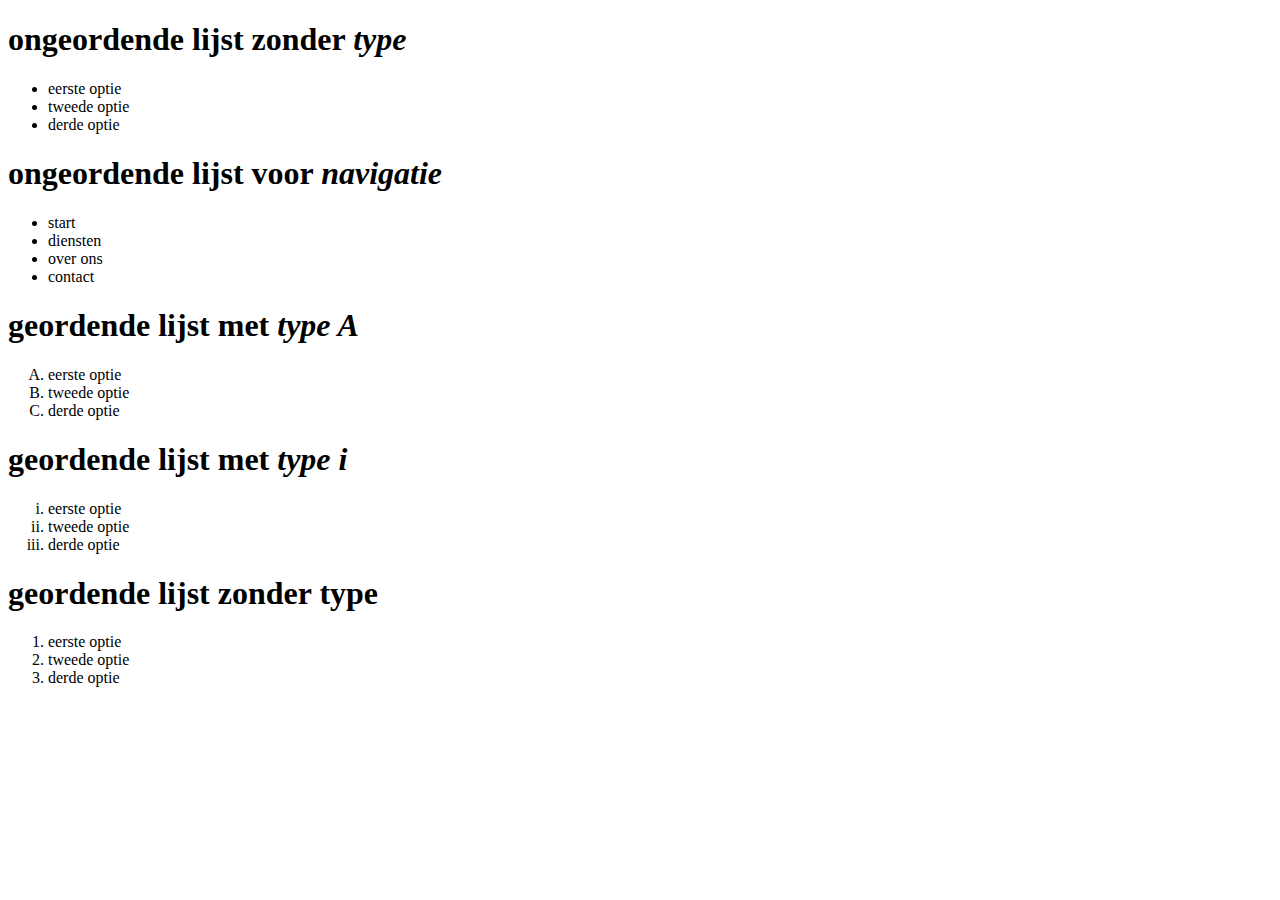
<file: voorbeeldenVanVNR/lijst1/lijst1.html>
<!DOCTYPE html>
<html lang="nl">
    <head>
        <meta charset="utf-8">
        <title>lijsten #1</title>
        <!--
            <link rel="stylesheet" href="lijst1.css">
        -->
    </head>
    <body>
        <h1>ongeordende lijst zonder <em>type</em></h1>
        <ul id="lijstTeken">
            <li>eerste optie</li>
            <li>tweede optie</li>
            <li>derde optie</li>
        </ul>

        <h1>ongeordende lijst voor <em>navigatie</em></h1>
        <ul id="navigatie">
            <li>start</li>
            <li>diensten</li>
            <li>over ons</li>
            <li>contact</li>
        </ul>     

        <h1>geordende lijst met <em>type A</em></h1>
        <ol type="A">
            <li>eerste optie</li>
            <li>tweede optie</li>
            <li>derde optie</li>
        </ol>

        <h1>geordende lijst met <em>type i</em></h1>
        <ol type="i">
            <li>eerste optie</li>
            <li>tweede optie</li>
            <li>derde optie</li>
        </ol>

        <h1>geordende lijst zonder type</h1>
        <ol>
            <li>eerste optie</li>
            <li>tweede optie</li>
            <li>derde optie</li>
        </ol>
    </body>
</html>
</file>
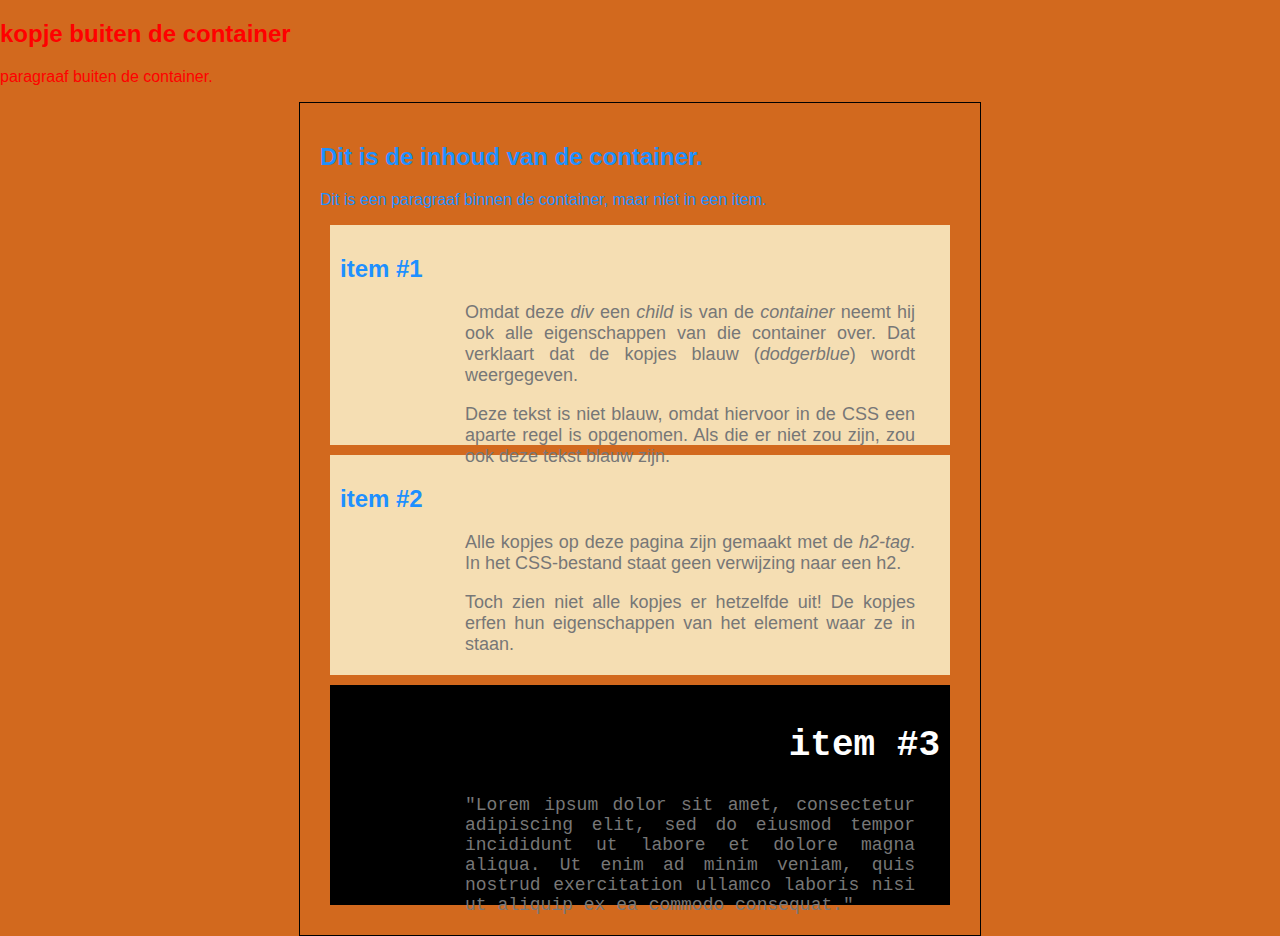
<file: voorbeeldenVanVNR/overerving/overerving.html>
<!DOCTYPE html>
<html lang="nl">
    <head>
        <meta charset="utf-8">
        <title>overerving</title>
            <link rel="stylesheet" href="overerving.css">
    </head>
    <body>
        <h2>kopje buiten de container</h2>
        <p>paragraaf buiten de container.</p>
        <div id="container">
            <h2>Dit is de inhoud van de container.</h2>
            <p>
                Dit is een paragraaf binnen de container, maar niet in een item.
            </p>

            <div class="item">
                <h2>item #1</h2>
                <p>
                    Omdat deze <em>div</em> een <em>child</em> is van de <em>container</em>
                    neemt hij ook alle eigenschappen van die container over. Dat verklaart dat de kopjes
                    blauw (<em>dodgerblue</em>) wordt weergegeven.
                </p>
                <p>
                    Deze tekst is niet blauw, omdat hiervoor in de CSS een aparte regel is opgenomen.
                    Als die er niet zou zijn, zou ook deze tekst blauw zijn.
                </p>
            </div>
            <div class="item">
                <h2>item #2</h2>
                <p>
                    Alle kopjes op deze pagina zijn gemaakt met de <em>h2-tag</em>. In het CSS-bestand staat 
                    geen verwijzing naar een h2.
                </p>
                <p>
                    Toch zien niet alle kopjes er hetzelfde uit! De kopjes erfen hun eigenschappen van het element waar ze in staan.
                </p>
            </div>
            <div class="item" id="uniek">
                <h2>item #3</h2>    
                <p>
                    "Lorem ipsum dolor sit amet, consectetur adipiscing elit, sed do eiusmod tempor incididunt ut labore et dolore magna aliqua. Ut enim ad minim veniam, quis nostrud exercitation ullamco laboris nisi ut aliquip ex ea commodo consequat."
                </p>            
            </div>
        </div>
    </body>
</html>
</file>
<file: bronnen/bronnen.css>
body {
  padding: 0;
  margin: 0;   
  font-family: 'Mukta',sans-serif;
}

h1,h2,h3 {
  margin: 0;
}

h2 {
  padding: 10px;
  background-color: #555;
  color: whitesmoke;
  font-size: 1.2em;
  text-transform: uppercase;
  text-align: center;
  letter-spacing: 2px;
}

h3 {
  margin-top: 3em;
  padding-top: .56em;
  border-top: .2em solid #555;
}

li,ul {
  padding: 5px 2px 2px 2px;
  margin: 0;
}

li {
  list-style: none;
}

a {
  text-decoration: none;
  color: blue;
  text-transform: uppercase;
}

a:hover {
  color: whitesmoke;
  background-color: #111;
}

li:hover {
  background-color: yellow;
}
  
#container {
  width: 80%;
  margin: auto;
  margin-top: 3%;
  padding: 1%;
  background-color: whitesmoke;
  color: #555;
  border: 1px dashed #555;
}

#grid-container {
  display: grid;
  grid-template-rows: repeat(2, 1fr); /* 1fr: gebruik alle free space */
  grid-template-columns: repeat(3, 1fr);
  grid-gap: 2vw; /* 2 t.o.v. viewport width */    
}
  
.box {
  font-family: 'Josefin Sans',sans-serif;
  background-color: #FFF;
}

.c2 h3 a {
  color: #1FABDA;
}
</file>
<file: overMij/stijl.css>
h2{
    font-family: Arial, Helvetica, sans-serif;
    font-size: 20px;
}

h3 {
    font-size: 20px;
    font-family:Verdana, Geneva, Tahoma, sans-serif;
    color:burlywood;
}

h4 {
    font-size: 30px;
    font-family:'Courier New', Courier, monospace;
}
</file>
<file: voorbeeldenVanVNR/css/vb.css>
body {
    padding: 0;
    margin: 0;   
    font-family: 'Mukta',sans-serif;
}

#container {
    width: 45%;
    margin: auto;
    margin-top: 3%;
    padding: 5%;
    background-color: whitesmoke;
    color: #555;
    border: 1px dashed #555;
}

table {
    width: 100%;
    height: auto;
    margin-left: 0%;
    border-collapse: collapse;
    background-color: #FFF;
    font-family: 'Josefin Sans',sans-serif;
}

thead {
    background-color: #555;
}

th {
    padding: 10px 0px 10px 0px;
    color: whitesmoke;
    font-size: 1.2em;
    text-transform: uppercase;
    text-align: left;
    letter-spacing: 2px;
}

tr {
    border-bottom: 1px solid #555;
}

td,th {
    padding: 0.2em;
    padding-top: 0.4em;
}

a {
    text-decoration: none;
    color: dodgerblue;
}

tbody a {
    color: blue;
    text-transform: uppercase;
}

tbody tr:hover {
    background-color: whitesmoke;
}
</file>
<file: voorbeeldenVanVNR/boxmodel/boxmodel.css>
body {
    background-color:antiquewhite;
    font-family: Cambria, Cochin, Georgia, Times, 'Times New Roman', serif;
    font-size: 12px;
    /* MERK OP: de body heeft standaard een margin */
    margin: 0;
}

.container {
    background-color: whitesmoke;
    width: 1000px;
    padding: 10px;
    margin: 15px auto;
    text-align: justify;
    display: flex;
    border: 3px dotted #CCC;
}

.box {
    background-color:lavender;
    margin: 10px;
    /* met de klok mee van boven naar rechts naar onder naar links */
    padding: 30px 20px 10px 20px;
    border: 1px solid #999;
}

.onder {
    font-weight: 600;
    border: 1px solid #999;
    border-radius: 20px;
    background-color: transparent;
    color: #333;
}

.onder .box {
    background-color: transparent;
    border: none;
}

.onder .box:hover {
    background-color: whitesmoke;
    border: 1px solid red;
    margin: 9px;
}

h1,p {
    margin: 0px;
}

.onder h1 {
    font-variant: small-caps;
    letter-spacing: .15em;
    text-align: center;
}
</file>
<file: voorbeeldenVanVNR/classID/classID.css>
body {
    padding: 0;
    margin: 0;   
    font-family:'Segoe UI', Tahoma, Geneva, Verdana, sans-serif;
    background-color: whitesmoke;
    background-size: cover;
    color: #333;
}

#container {
    margin: 2px 5px 2px 5px;
    border: 1px dashed #AAA;
    align-items: center;
    display:inline-flex;
    background-color: white;
}

#uniek {
    background-color: darkred;
    color: salmon;
}

.vierkant {
    width: 200px;
    height: 200px;
    margin: 20px;
    background-color: chocolate;
    padding: 10px;
}

#uniek h2 {
    text-transform: uppercase;
    color: cornsilk;
}
</file>
<file: voorbeeldenVanVNR/combi/combi.css>
body {
    padding: 0;
    margin: 0;   
    font-family:'Segoe UI', Tahoma, Geneva, Verdana, sans-serif;
    background-color: whitesmoke;
    background-size: cover;
    color: #333;
}

#container {
    margin: 2px 5px 2px 5px;
    border: 1px dashed #AAA;
    align-items: center;
    display:inline-flex;
    background-color: white;
}

.box {
    width: 200px;
    margin: 20px;
    background-color: lightgreen;
    padding: 10px;
}

h2 {
    color: darkgreen;
}

div.zwart {
    background-color: black;
    color: thistle;
}

#uniek {
    background-color: burlywood;
    color: salmon;
}

#uniek h2 {
    text-transform: uppercase;
}
</file>
<file: voorbeeldenVanVNR/css1/css1.css>
body {
    padding: 0;
    margin: 0;   
    font-family:Cambria, Cochin, Georgia, Times, 'Times New Roman', serif;
    color: #AAA;
    background-color: #111;
}

h1 {
    font-size: 48px;
    color: turquoise;
    margin: 0;
}

a {
    text-decoration: none;
    color: yellow;
}

span,a:hover {
    color: #111;
    background-color: #EEE;
}

#container {
    border: 1px solid #AAA;
    background-color: #000;
    width: 30%;
    margin: auto;
    margin-top: 1%;
    padding: 0 5% 0 5%;    
}

#container h1,span {
    font-variant: small-caps;
}

.meerdaneen {
    background-color: #AAA;
    background-color: lightsteelblue;
    width: 40%;
    margin-left: auto;
    margin-bottom: 10px;
    text-align: center;
}

.meerdaneen h1 {
    color: #EEE;
    font-size: 36px;
    margin: 0;
}
</file>
<file: voorbeeldenVanVNR/div1/div1.css>
body {
    padding: 0;
    margin: 0;   
    font-family:'Segoe UI', Tahoma, Geneva, Verdana, sans-serif;
    color: #333;
}

#container {
    margin: 2%;
    border: 1px dashed #AAA;    
}

#hoofdpagina {
    display: flex;
    width: 65%;
    border: 1px dashed black;
}

#links {
    width: 70%;
    background-color: lightsteelblue;
    padding: 5% 2% 0% 2%;
}

#rechts {
    width: 30%;
}

img {
    width: 50%;
    margin-left: 25%;
}

#footer {
    background-color: #333;
    color: #DDD;
    text-align: right;
}
</file>
<file: voorbeeldenVanVNR/elementen/elementen.css>
body {
    padding: 0;
    margin: 0;   
    font-family:'Segoe UI', Tahoma, Geneva, Verdana, sans-serif;
    background-color: darkslategray;
    color: cornsilk; 
}

h2 {
    color: darkslategray;
    font-size: 2em;
}

h3,p {
    margin-left: 10%;
    width: 25%;
}

span {
    font-variant: small-caps;
    font-weight: 900;
    background-color: black;
    color: white;
}

div {
    background-color: lightslategrey;
    width: 50%;
    margin: 2%;
    padding: 1%;
    border: 4px solid cornsilk;
    font-family: 'Trebuchet MS', 'Lucida Sans Unicode', 'Lucida Grande', 'Lucida Sans', Arial, sans-serif;
    font-size: 1.2em;
}

div p {
    width: auto;
}
</file>
<file: voorbeeldenVanVNR/fonts/fonts.css>
body {
    background-color:whitesmoke;
    margin: 0;
    font-size: 62.5%;
}

.container {
    background-color: white;
    padding: 10px;
    width: 1200px;
    margin: 15px auto;
    display: flex;
    border: 1px solid #999;
    border-radius: 20px;
}

.box {
    width: 390px;
    margin: 10px;
    padding: 30px 20px 10px 20px;
    border: 1px solid #999;
    text-align: justify;
}
.box:hover {
    background-color: #FBFBFB;
    border: 1px solid #DDD;
    text-align: left;
}

h1,p {
    margin: 0px;
}

h1 {
    font-size: 3rem;
    line-height: 3.6rem;
    color: #555;
    text-align: center;
}

p {
    font-size: 1.3rem;
    line-height: 1.8rem;
    color: #333;
}

#sans {
    font-family: sans-serif;
}

#serif {
    font-family: serif;
}

#mono p {
    font-family: monospace;
}

#gsans p {
    font-family: 'Poppins';
}

#gserif {
    font-family: 'Zilla Slab';
}

#ghand {
    font-family: 'Indie Flower';
}

@font-face {
    font-family: 'Raleway';
    src: url('Raleway/Raleway-Regular.otf') format('otf');
}

#dotf {
    font-family: 'Raleway';
}

@font-face {
    font-family: 'Junction';
    src: url('Junction/webfonts/junction-regular.ttf') format('truetype');
    font-weight: normal;
}

@font-face {
    font-family: 'Junction';
    src: url('Junction/webfonts/junction-bold.ttf') format('truetype');
    font-weight: bold;
}

#dtruetype {
    font-family: 'Junction';
}

@font-face {
    font-family: "RO";
    src: url('RijksOverheid/ROserifwebregular.woff') format('woff');
}

@font-face {
    font-family: "RO";
    src: url('RijksOverheid/ROsanswebtextbold.woff') format('woff');
	font-weight: bold;
}

#dover {
    font-family: 'RO';
}
</file>
<file: voorbeeldenVanVNR/lijst1/lijst1.css>
body {
    padding: 0;
    margin: 5%;   
    font-family:'Segoe UI', Tahoma, Geneva, Verdana, sans-serif;
    color: #333;
}

#lijstTeken {
    background-color: goldenrod;
    width: 25%;
    padding: 1%;
}

#lijstTeken li {
    list-style: circle outside;
    color: dodgerblue;
    background-color: greenyellow;
    margin: 2%;
    padding: 5%;
    font-size: 1.5em;
  }

#navigatie {
    background-color: #222;
    height: 100px;
    width: 1020px;
  }

#navigatie li {
    color: whitesmoke;
    background-color: #999;
    display: inline;
    padding: 15px 20px 5px 20px;
    font-size: 3.5em;
    font-family: Cambria, Cochin, Georgia, Times, 'Times New Roman', serif;
    font-variant: small-caps;
}

#navigatie li:hover {
    color: #222;
    background-color: #FFF;
    cursor: grabbing;
}
</file>
<file: voorbeeldenVanVNR/overerving/overerving.css>
body {
    padding: 0;
    margin: 0;   
    font-family:'Segoe UI', Tahoma, Geneva, Verdana, sans-serif;
    color: red;
    background-color: chocolate;    
}

#container {
    border: 1px solid black;
    width: 50%;
    margin: auto;
    margin-top: 1%;
    padding: 20px;
    color: dodgerblue;
}

.item {
    width: auto;
    height: 200px;
    margin: 10px;
    background-color: wheat;
    padding: 10px;
}

.item p {
    color: #777;
    font-size: 18px;
    text-align: justify;
    padding: 0% 25px 0px 125px;
}

#uniek {
    background-color: #000;
    color: #FFF;
    font-size: 24px;
    font-family: 'Courier New', Courier, monospace;
}

#uniek h2 {
    text-align: right;
}
</file>
